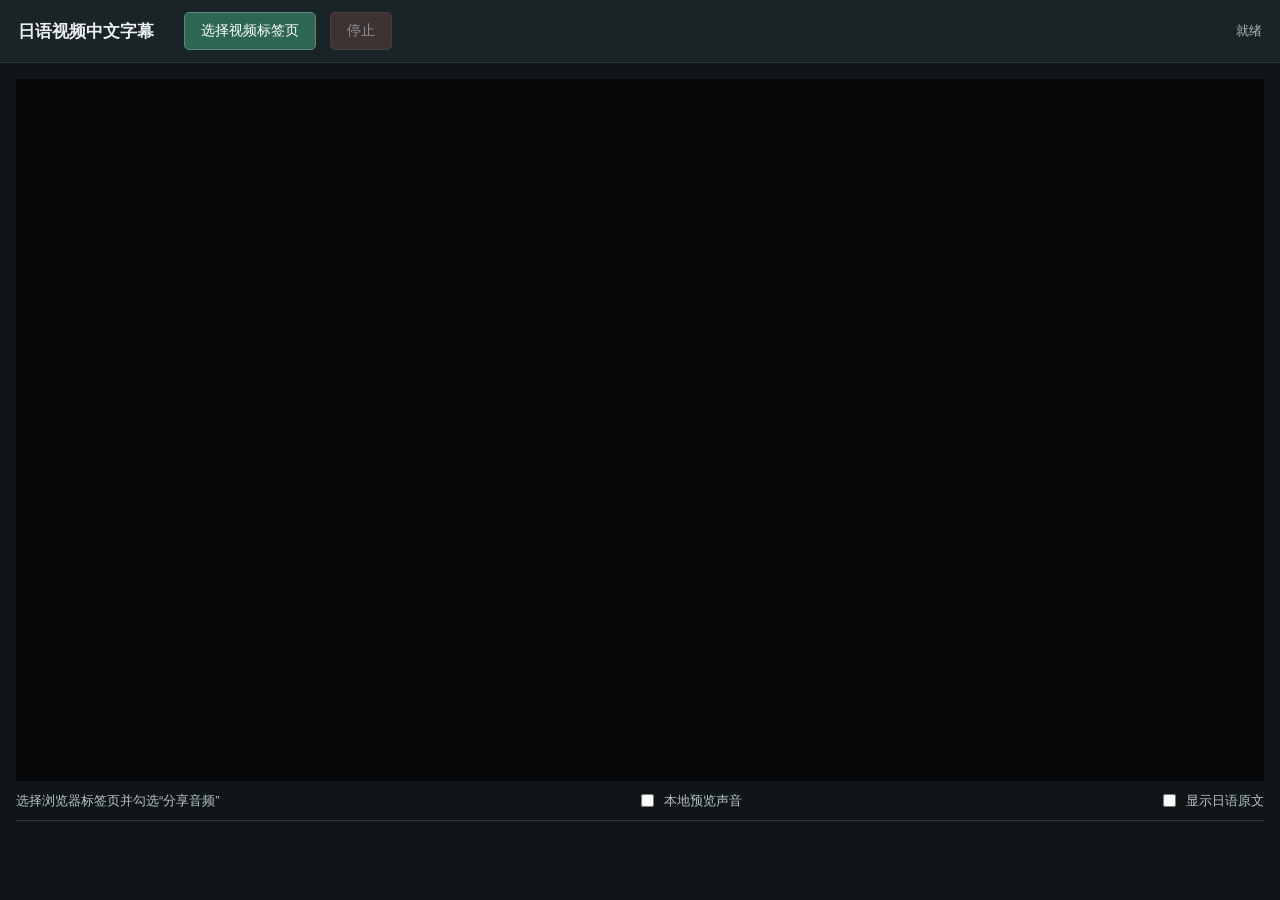
<file: index.html>
<!doctype html>
<html lang="zh-CN">
<head>
  <meta charset="UTF-8">
  <meta name="viewport" content="width=device-width, initial-scale=1.0">
  <title>日语视频中文字幕</title>
  <link rel="icon" href="data:,">
  <style>
    :root { font-family: "Microsoft YaHei", sans-serif; color: #ebeff2; background: #101517; }
    * { box-sizing: border-box; }
    body { margin: 0; min-height: 100vh; }
    header { display: flex; align-items: center; gap: 14px; padding: 12px 18px; border-bottom: 1px solid #2c3538; background: #1a2326; }
    h1 { font-size: 17px; margin: 0 16px 0 0; font-weight: 600; }
    button { border: 1px solid #638777; background: #2d6652; color: #fff; border-radius: 5px; padding: 9px 16px; font-size: 14px; cursor: pointer; }
    button:hover { background: #367b62; }
    button:disabled { opacity: .5; cursor: default; }
    #stop { border-color: #775a59; background: #624341; }
    #status { color: #aab7b9; font-size: 13px; margin-left: auto; }
    main { max-width: 1400px; margin: 0 auto; padding: 16px; }
    .stage { position: relative; width: 100%; aspect-ratio: 16 / 9; background: #050708; overflow: hidden; }
    video { display: block; width: 100%; height: 100%; object-fit: contain; }
    .caption { position: absolute; left: 3%; right: 3%; bottom: 6%; text-align: center; pointer-events: none; }
    #zh { display: inline; font-size: clamp(22px, 2.2vw, 36px); line-height: 1.55; font-weight: 700; color: white; text-shadow: -2px -2px 2px #000, 2px -2px 2px #000, -2px 2px 2px #000, 2px 2px 2px #000, 0 3px 8px #000; overflow-wrap: anywhere; }
    #ja { margin-top: 4px; font-size: 15px; line-height: 1.4; color: #e2e8e8; text-shadow: 0 2px 4px #000, 0 0 3px #000; }
    .toolbar { display: flex; align-items: center; justify-content: space-between; gap: 16px; padding: 10px 0; color: #b7c4c5; font-size: 13px; }
    .toolbar label { display: flex; align-items: center; gap: 7px; }
    #history { margin: 0; padding: 0; list-style: none; border-top: 1px solid #2c3538; }
    #history li { display: grid; grid-template-columns: 75px 1fr; gap: 12px; padding: 9px 4px; border-bottom: 1px solid #263033; font-size: 14px; }
    .time { color: #7ca895; }
    .source { display: block; color: #8fa1a3; font-size: 12px; margin-top: 3px; }
    .timing { display: block; color: #748789; font-size: 11px; margin-top: 2px; }
    @media (max-width: 650px) { header { flex-wrap: wrap; } h1 { width: 100%; } #status { margin-left: 0; } main { padding: 8px; } .stage { aspect-ratio: 4 / 3; } .caption { bottom: 3%; } #zh { font-size: 20px; } .toolbar { flex-wrap: wrap; justify-content: flex-start; row-gap: 8px; } #detail { flex-basis: 100%; } }
  </style>
</head>
<body>
  <header>
    <h1>日语视频中文字幕</h1>
    <button id="start">选择视频标签页</button>
    <button id="stop" disabled>停止</button>
    <span id="status" role="status">就绪</span>
  </header>
  <main>
    <div class="stage">
      <video id="video" autoplay playsinline></video>
      <div class="caption"><div id="zh"></div><div id="ja" hidden></div></div>
    </div>
    <div class="toolbar"><span id="detail">选择浏览器标签页并勾选“分享音频”</span><label><input id="preview-audio" type="checkbox">本地预览声音</label><label><input id="show-ja" type="checkbox">显示日语原文</label></div>
    <ol id="history"></ol>
  </main>
  <script type="module">
    const startButton = document.querySelector('#start');
    const stopButton = document.querySelector('#stop');
    const status = document.querySelector('#status');
    const detail = document.querySelector('#detail');
    const video = document.querySelector('#video');
    const zh = document.querySelector('#zh');
    const ja = document.querySelector('#ja');
    const history = document.querySelector('#history');
    const showJa = document.querySelector('#show-ja');
    const previewAudio = document.querySelector('#preview-audio');
    let stream, context, source, worklet, sink, socket, clockStart, activeTimer;

    const setStatus = (message) => { status.textContent = message; };
    const formatTime = (seconds) => `${String(Math.floor(seconds / 60)).padStart(2, '0')}:${String(Math.floor(seconds % 60)).padStart(2, '0')}`;

    function stop() {
      if (activeTimer) clearTimeout(activeTimer);
      activeTimer = null;
      if (worklet) { worklet.port.onmessage = null; worklet.disconnect(); }
      if (source) source.disconnect();
      if (sink) sink.disconnect();
      if (context) context.close();
      if (socket) socket.close();
      if (stream) stream.getTracks().forEach(track => track.stop());
      video.srcObject = null;
      stream = context = source = worklet = sink = socket = null;
      startButton.disabled = false;
      stopButton.disabled = true;
      zh.textContent = '';
      ja.textContent = '';
      setStatus('已停止');
    }

    async function start() {
      startButton.disabled = true;
      setStatus('选择正在播放日语视频的标签页');
      try {
        stream = await navigator.mediaDevices.getDisplayMedia({ video: true, audio: true });
        if (!stream.getAudioTracks().length) throw new Error('没有音频轨道。请重新选择标签页并勾选“分享音频”。');
        video.srcObject = stream;
        video.muted = !previewAudio.checked;
        await video.play();
        socket = new WebSocket(`ws://${location.host}/ws`);
        await new Promise((resolve, reject) => {
          socket.onopen = resolve;
          socket.onerror = () => reject(new Error('本地字幕服务连接失败'));
        });
        socket.onmessage = event => {
          const message = JSON.parse(event.data);
          if (message.type === 'ready') { setStatus('识别中'); detail.textContent = `按语音停顿分段，连续语音最长 ${message.max_chunk_seconds} 秒`; }
          if (message.type === 'error') setStatus(`处理失败：${message.message}`);
          if (message.type !== 'subtitle') return;
          const age = (performance.now() - clockStart) / 1000 - message.end;
          if (age > 12) return;
          zh.textContent = message.zh;
          ja.textContent = message.ja;
          const row = document.createElement('li');
          const time = document.createElement('span');
          const text = document.createElement('span');
          const original = document.createElement('span');
          const timing = document.createElement('span');
          time.className = 'time'; original.className = 'source';
          timing.className = 'timing';
          time.textContent = formatTime(message.start);
          text.textContent = message.zh;
          original.textContent = message.ja;
          timing.textContent = `识别 ${(message.asr_ms / 1000).toFixed(2)} 秒 · 翻译 ${(message.mt_ms / 1000).toFixed(2)} 秒`;
          text.append(original, timing); row.append(time, text); history.prepend(row);
          while (history.children.length > 30) history.lastChild.remove();
          setStatus('正在生成中文字幕');
          if (activeTimer) clearTimeout(activeTimer);
          activeTimer = setTimeout(() => { zh.textContent = ''; ja.textContent = ''; }, 6500);
        };
        socket.onclose = () => { if (stream) stop(); };
        context = new AudioContext({ sampleRate: 16000 });
        await context.audioWorklet.addModule('/worklet.js');
        source = context.createMediaStreamSource(stream);
        worklet = new AudioWorkletNode(context, 'audio-processor');
        sink = context.createGain(); sink.gain.value = 0;
        source.connect(worklet); worklet.connect(sink); sink.connect(context.destination);
        clockStart = performance.now();
        worklet.port.onmessage = event => {
          if (socket?.readyState === WebSocket.OPEN && socket.bufferedAmount < 160000) socket.send(event.data);
        };
        stream.getVideoTracks()[0].onended = stop;
        stopButton.disabled = false;
      } catch (error) {
        stop();
        setStatus(error.message || '捕获失败');
      }
    }

    startButton.addEventListener('click', start);
    stopButton.addEventListener('click', stop);
    showJa.addEventListener('change', () => { ja.hidden = !showJa.checked; });
    previewAudio.addEventListener('change', () => { video.muted = !previewAudio.checked; });
  </script>
</body>
</html>
</file>
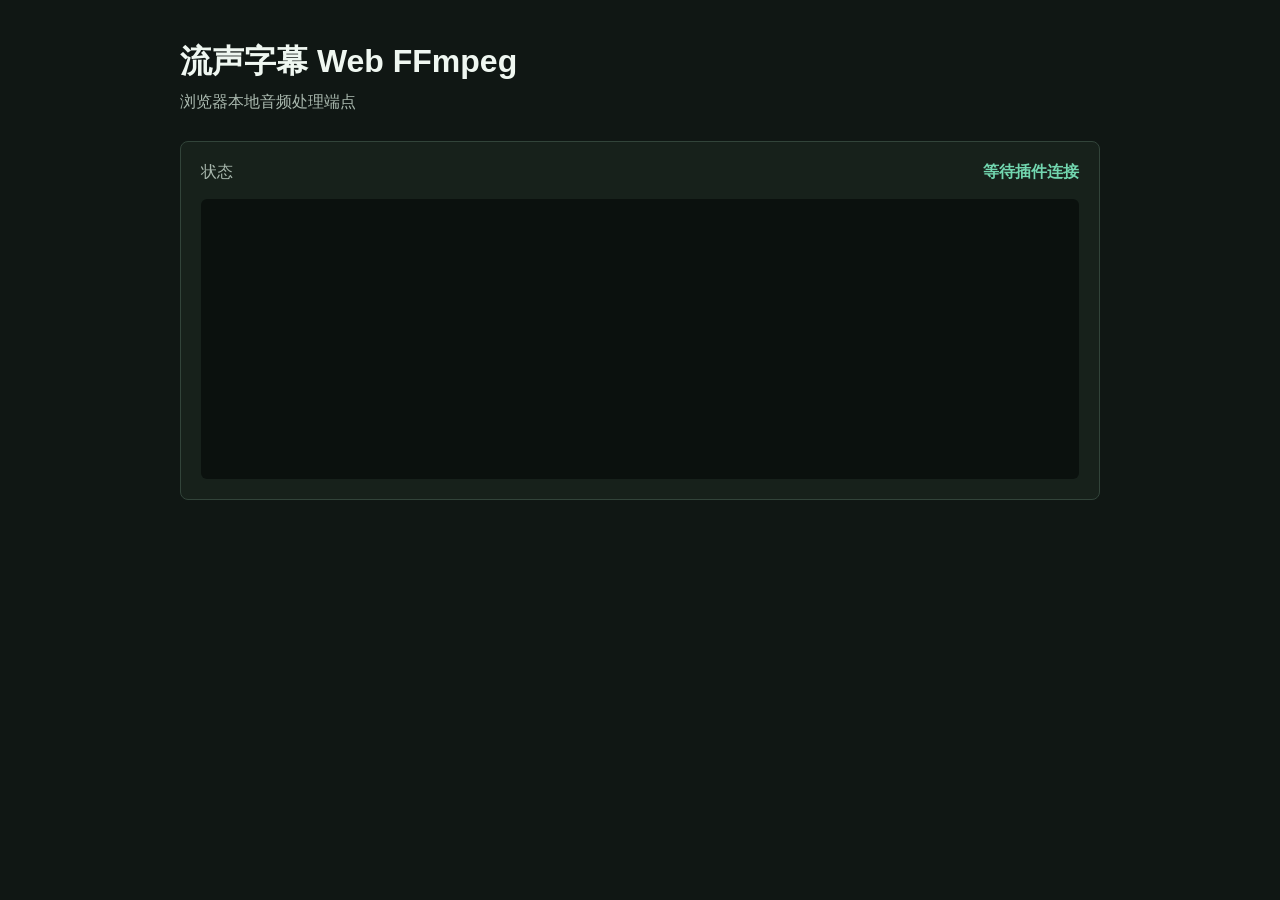
<file: seek-extension/web-ffmpeg/index.html>
<!doctype html>
<html lang="zh-CN">
  <head>
    <meta charset="utf-8">
    <meta name="viewport" content="width=device-width, initial-scale=1">
    <title>流声字幕 Web FFmpeg</title>
    <link rel="stylesheet" href="styles.css">
  </head>
  <body>
    <main class="shell">
      <header>
        <h1>流声字幕 Web FFmpeg</h1>
        <p>浏览器本地音频处理端点</p>
      </header>
      <section class="panel">
        <div class="status-row">
          <span>状态</span>
          <strong id="status">等待插件连接</strong>
        </div>
        <pre id="log" aria-label="运行日志"></pre>
      </section>
    </main>
    <script type="module" src="src/app.js?v=20260520-local-core"></script>
  </body>
</html>
</file>
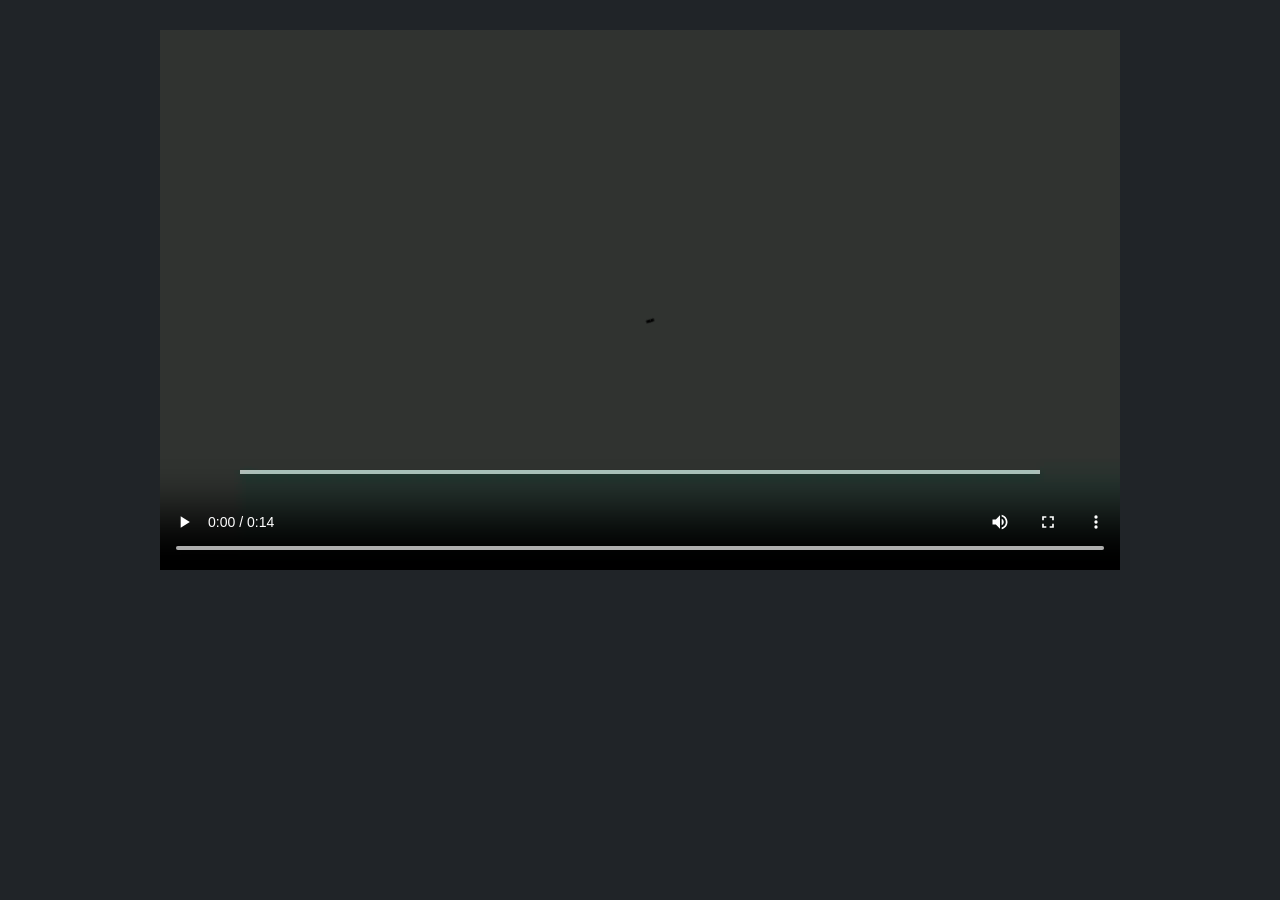
<file: tests/seek-fixture.html>
<!doctype html>
<html lang="ja">
<meta charset="utf-8">
<title>日语视频字幕验证</title>
<style>
  body { margin: 0; background: #202428; color: white; font-family: sans-serif; }
  video { display: block; width: min(90vw, 960px); height: 540px; margin: 30px auto; background: #32393d; }
</style>
<video controls preload="metadata" src="seek-sample.webm"></video>
</html>
</file>
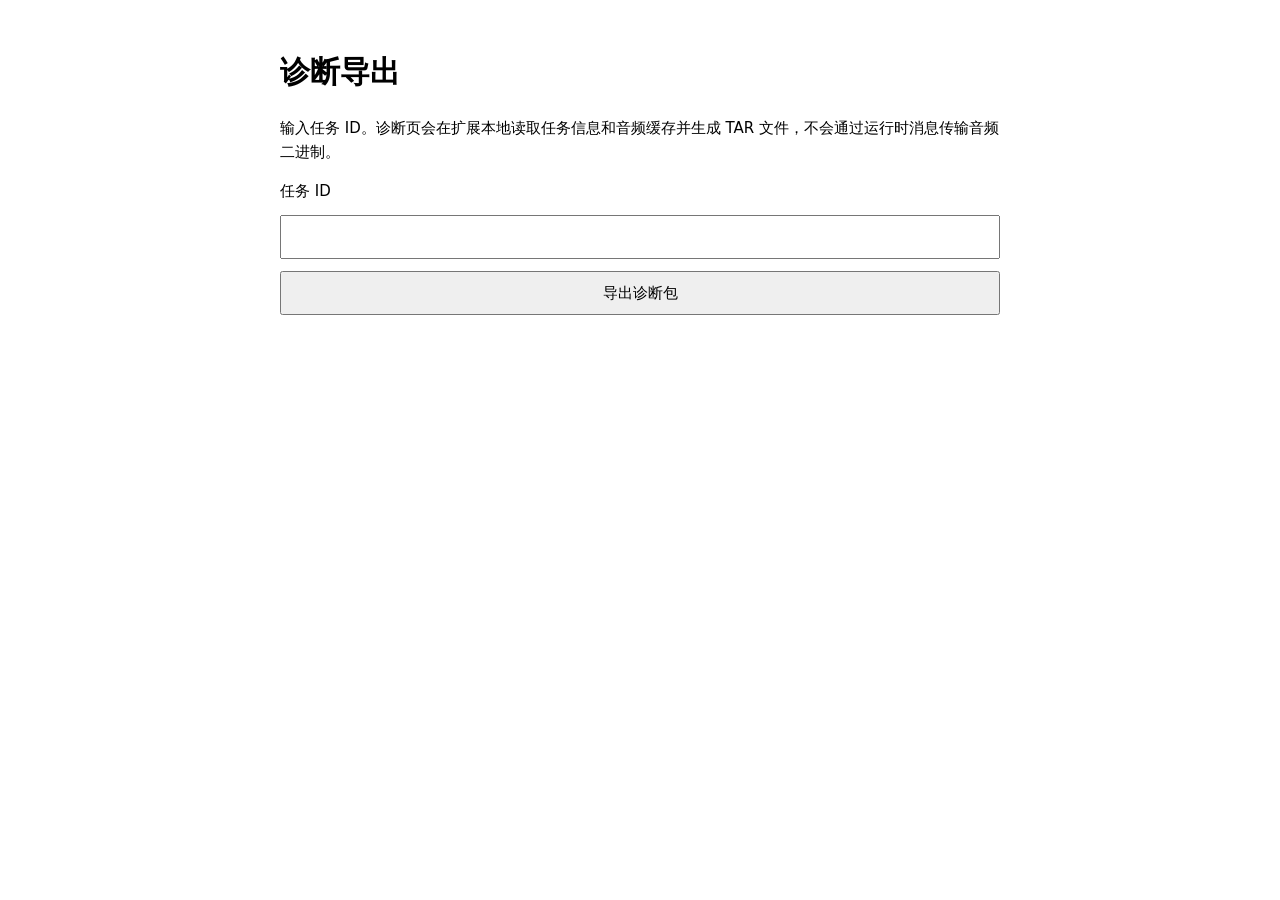
<file: seek-extension/src/diagnostics/diagnostics.html>
<!doctype html>
<html lang="zh-CN">
  <head>
    <meta charset="utf-8">
    <meta name="viewport" content="width=device-width, initial-scale=1">
    <title>流声字幕诊断导出</title>
    <style>
      :root { color-scheme: light dark; font: 15px/1.6 system-ui, sans-serif; }
      body { max-width: 720px; margin: 48px auto; padding: 0 24px; }
      form { display: grid; gap: 12px; }
      input, button { box-sizing: border-box; min-height: 42px; padding: 8px 12px; font: inherit; }
      button { cursor: pointer; }
      #status { min-height: 1.6em; white-space: pre-wrap; }
    </style>
  </head>
  <body>
    <h1>诊断导出</h1>
    <p>输入任务 ID。诊断页会在扩展本地读取任务信息和音频缓存并生成 TAR 文件，不会通过运行时消息传输音频二进制。</p>
    <form id="exportForm">
      <label for="jobId">任务 ID</label>
      <input id="jobId" name="jobId" autocomplete="off" required>
      <button type="submit">导出诊断包</button>
    </form>
    <p id="status" role="status"></p>
    <script src="diagnostics.js"></script>
  </body>
</html>
</file>
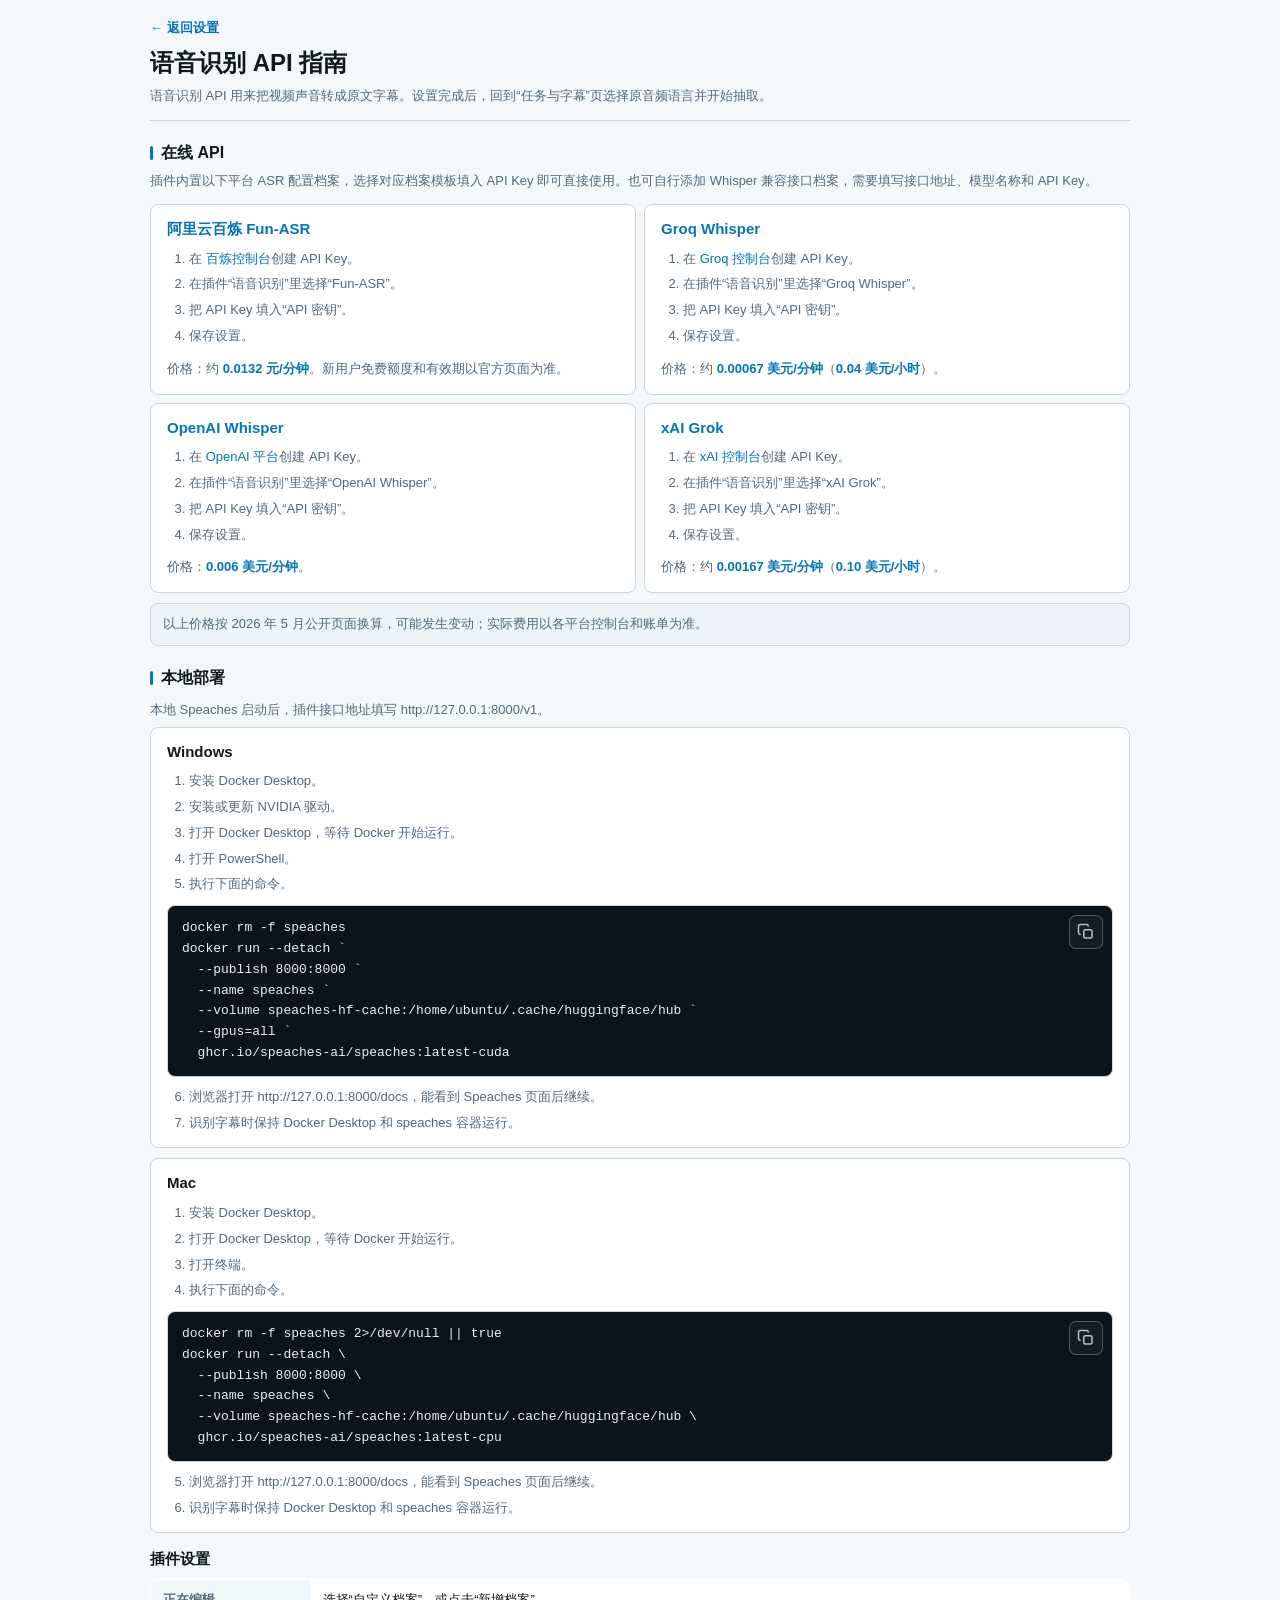
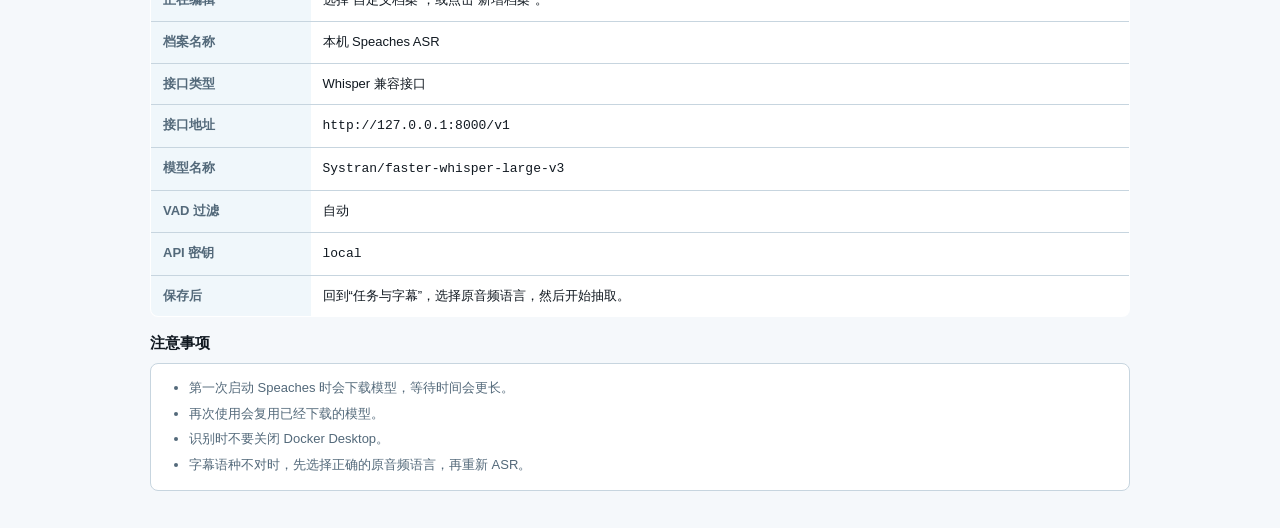
<file: seek-extension/src/help/asr-api.html>
<!doctype html>
<html lang="zh-CN">
  <head>
    <meta charset="utf-8">
    <meta name="viewport" content="width=device-width, initial-scale=1">
    <title>语音识别 API 指南 - 流声字幕</title>
    <link rel="stylesheet" href="help.css">
    <script src="help.js" defer></script>
  </head>
  <body data-title-key="asrDocumentTitle">
    <main class="help-page">
      <header class="help-header">
        <a class="back-link" href="../sidepanel/sidepanel.html#settings" data-i18n="backSettings">← 返回设置</a>
        <h1 data-i18n="asrTitle">语音识别 API 指南</h1>
        <p class="lead" data-i18n="asrLead">语音识别 API 用来把视频声音转成原文字幕。设置完成后，回到“任务与字幕”页选择原音频语言并开始抽取。</p>
      </header>

      <section aria-labelledby="online-api">
        <h2 id="online-api" data-i18n="onlineApi">在线 API</h2>
        <p class="section-intro" data-i18n="asrOnlineIntro">插件内置以下平台 ASR 配置档案，选择对应档案模板填入 API Key 即可直接使用。也可自行添加 Whisper 兼容接口档案，需要填写接口地址、模型名称和 API Key。</p>
        <div class="api-grid">
          <article class="card">
            <h3><a href="https://bailian.console.aliyun.com/?tab=model#/api-key" target="_blank" rel="noreferrer" data-i18n="bailianFunAsr">阿里云百炼 Fun-ASR</a></h3>
            <ol>
              <li>在 <a href="https://bailian.console.aliyun.com/?tab=model#/api-key" target="_blank" rel="noreferrer" data-i18n="bailianConsole">百炼控制台</a><span data-i18n="createApiKeySuffix">创建 API Key。</span></li>
              <li data-i18n="chooseFunAsrStep">在插件“语音识别”里选择“Fun-ASR”。</li>
              <li data-i18n="fillAsrKeyStep">把 API Key 填入“API 密钥”。</li>
              <li data-i18n="saveSettingsStep">保存设置。</li>
            </ol>
            <p class="price">价格：约 <strong data-i18n="funAsrPriceValue">0.0132 元/分钟</strong>。<span data-i18n="funAsrPriceNote">新用户免费额度和有效期以官方页面为准。</span></p>
          </article>

          <article class="card">
            <h3><a href="https://console.groq.com/keys" target="_blank" rel="noreferrer">Groq Whisper</a></h3>
            <ol>
              <li>在 <a href="https://console.groq.com/keys" target="_blank" rel="noreferrer" data-i18n="groqConsole">Groq 控制台</a><span data-i18n="createApiKeySuffix">创建 API Key。</span></li>
              <li data-i18n="chooseGroqStep">在插件“语音识别”里选择“Groq Whisper”。</li>
              <li data-i18n="fillAsrKeyStep">把 API Key 填入“API 密钥”。</li>
              <li data-i18n="saveSettingsStep">保存设置。</li>
            </ol>
            <p class="price">价格：约 <strong data-i18n="groqPriceValue">0.00067 美元/分钟</strong>（<strong data-i18n="groqPriceHourly">0.04 美元/小时</strong>）。</p>
          </article>

          <article class="card">
            <h3><a href="https://platform.openai.com/api-keys" target="_blank" rel="noreferrer">OpenAI Whisper</a></h3>
            <ol>
              <li>在 <a href="https://platform.openai.com/api-keys" target="_blank" rel="noreferrer" data-i18n="openaiPlatform">OpenAI 平台</a><span data-i18n="createApiKeySuffix">创建 API Key。</span></li>
              <li data-i18n="chooseOpenAiStep">在插件“语音识别”里选择“OpenAI Whisper”。</li>
              <li data-i18n="fillAsrKeyStep">把 API Key 填入“API 密钥”。</li>
              <li data-i18n="saveSettingsStep">保存设置。</li>
            </ol>
            <p class="price">价格：<strong data-i18n="openaiPriceValue">0.006 美元/分钟</strong>。</p>
          </article>

          <article class="card">
            <h3><a href="https://console.x.ai/" target="_blank" rel="noreferrer">xAI Grok</a></h3>
            <ol>
              <li>在 <a href="https://console.x.ai/" target="_blank" rel="noreferrer" data-i18n="xaiConsole">xAI 控制台</a><span data-i18n="createApiKeySuffix">创建 API Key。</span></li>
              <li data-i18n="chooseXaiStep">在插件“语音识别”里选择“xAI Grok”。</li>
              <li data-i18n="fillAsrKeyStep">把 API Key 填入“API 密钥”。</li>
              <li data-i18n="saveSettingsStep">保存设置。</li>
            </ol>
            <p class="price">价格：约 <strong data-i18n="xaiPriceValue">0.00167 美元/分钟</strong>（<strong data-i18n="xaiPriceHourly">0.10 美元/小时</strong>）。</p>
          </article>
        </div>
        <p class="notice" data-i18n="priceNotice">以上价格按 2026 年 5 月公开页面换算，可能发生变动；实际费用以各平台控制台和账单为准。</p>
      </section>

      <section aria-labelledby="local-deploy">
        <h2 id="local-deploy" data-i18n="localDeploy">本地部署</h2>
        <p class="lead"><span data-i18n="asrLocalLead">本地 Speaches 启动后，插件接口地址填写 http://127.0.0.1:8000/v1。</span></p>

        <div class="steps">
          <article class="card">
            <h3 data-i18n="windows">Windows</h3>
            <ol>
              <li data-i18n="installDocker">安装 Docker Desktop。</li>
              <li data-i18n="installNvidiaDriver">安装或更新 NVIDIA 驱动。</li>
              <li data-i18n="waitDocker">打开 Docker Desktop，等待 Docker 开始运行。</li>
              <li data-i18n="openPowershell">打开 PowerShell。</li>
              <li data-i18n="runCommand">执行下面的命令。</li>
            </ol>
            <div class="code-block">
              <button class="copy-button" type="button" data-copy-target="windows-command" data-i18n-aria-label="copyCommand" data-i18n-title="copyCommand" aria-label="复制命令" title="复制命令">
                <svg viewBox="0 0 24 24" aria-hidden="true">
                  <rect x="9" y="9" width="11" height="11" rx="2"></rect>
                  <path d="M5 15H4a2 2 0 0 1-2-2V4a2 2 0 0 1 2-2h9a2 2 0 0 1 2 2v1"></path>
                </svg>
              </button>
              <pre><code id="windows-command">docker rm -f speaches
docker run --detach `
  --publish 8000:8000 `
  --name speaches `
  --volume speaches-hf-cache:/home/ubuntu/.cache/huggingface/hub `
  --gpus=all `
  ghcr.io/speaches-ai/speaches:latest-cuda</code></pre>
            </div>
            <ol start="6">
              <li data-i18n="openSpeachesDocs">浏览器打开 http://127.0.0.1:8000/docs，能看到 Speaches 页面后继续。</li>
              <li data-i18n="keepSpeachesRunning">识别字幕时保持 Docker Desktop 和 speaches 容器运行。</li>
            </ol>
          </article>

          <article class="card">
            <h3 data-i18n="mac">Mac</h3>
            <ol>
              <li data-i18n="installDocker">安装 Docker Desktop。</li>
              <li data-i18n="waitDocker">打开 Docker Desktop，等待 Docker 开始运行。</li>
              <li data-i18n="openTerminal">打开终端。</li>
              <li data-i18n="runCommand">执行下面的命令。</li>
            </ol>
            <div class="code-block">
              <button class="copy-button" type="button" data-copy-target="mac-command" data-i18n-aria-label="copyCommand" data-i18n-title="copyCommand" aria-label="复制命令" title="复制命令">
                <svg viewBox="0 0 24 24" aria-hidden="true">
                  <rect x="9" y="9" width="11" height="11" rx="2"></rect>
                  <path d="M5 15H4a2 2 0 0 1-2-2V4a2 2 0 0 1 2-2h9a2 2 0 0 1 2 2v1"></path>
                </svg>
              </button>
              <pre><code id="mac-command">docker rm -f speaches 2&gt;/dev/null || true
docker run --detach \
  --publish 8000:8000 \
  --name speaches \
  --volume speaches-hf-cache:/home/ubuntu/.cache/huggingface/hub \
  ghcr.io/speaches-ai/speaches:latest-cpu</code></pre>
            </div>
            <ol start="5">
              <li data-i18n="openSpeachesDocs">浏览器打开 http://127.0.0.1:8000/docs，能看到 Speaches 页面后继续。</li>
              <li data-i18n="keepSpeachesRunning">识别字幕时保持 Docker Desktop 和 speaches 容器运行。</li>
            </ol>
          </article>
        </div>

        <div class="subsection" aria-labelledby="plugin-fields">
          <h3 id="plugin-fields" data-i18n="pluginSettings">插件设置</h3>
          <table>
            <tbody>
              <tr>
                <th data-i18n="editing">正在编辑</th>
                <td data-i18n="asrEditingValue">选择“自定义档案”，或点击“新增档案”。</td>
              </tr>
              <tr>
                <th data-i18n="profileName">档案名称</th>
                <td data-i18n="localSpeachesAsr">本机 Speaches ASR</td>
              </tr>
              <tr>
                <th data-i18n="apiType">接口类型</th>
                <td data-i18n="whisperCompatible">Whisper 兼容接口</td>
              </tr>
              <tr>
                <th data-i18n="apiBaseUrl">接口地址</th>
                <td><code>http://127.0.0.1:8000/v1</code></td>
              </tr>
              <tr>
                <th data-i18n="modelName">模型名称</th>
                <td><code>Systran/faster-whisper-large-v3</code></td>
              </tr>
              <tr>
                <th data-i18n="vadFilter">VAD 过滤</th>
                <td data-i18n="auto">自动</td>
              </tr>
              <tr>
                <th data-i18n="apiKey">API 密钥</th>
                <td><code>local</code></td>
              </tr>
              <tr>
                <th data-i18n="afterSave">保存后</th>
                <td data-i18n="asrAfterSaveValue">回到“任务与字幕”，选择原音频语言，然后开始抽取。</td>
              </tr>
            </tbody>
          </table>
        </div>

        <div class="subsection" aria-labelledby="notes">
          <h3 id="notes" data-i18n="notes">注意事项</h3>
          <div class="card">
            <ul class="compact">
              <li data-i18n="speachesFirstDownload">第一次启动 Speaches 时会下载模型，等待时间会更长。</li>
              <li data-i18n="speachesReuseModel">再次使用会复用已经下载的模型。</li>
              <li data-i18n="doNotCloseDocker">识别时不要关闭 Docker Desktop。</li>
              <li data-i18n="wrongSubtitleLanguage">字幕语种不对时，先选择正确的原音频语言，再重新 ASR。</li>
            </ul>
          </div>
        </div>
      </section>
    </main>
  </body>
</html>
</file>
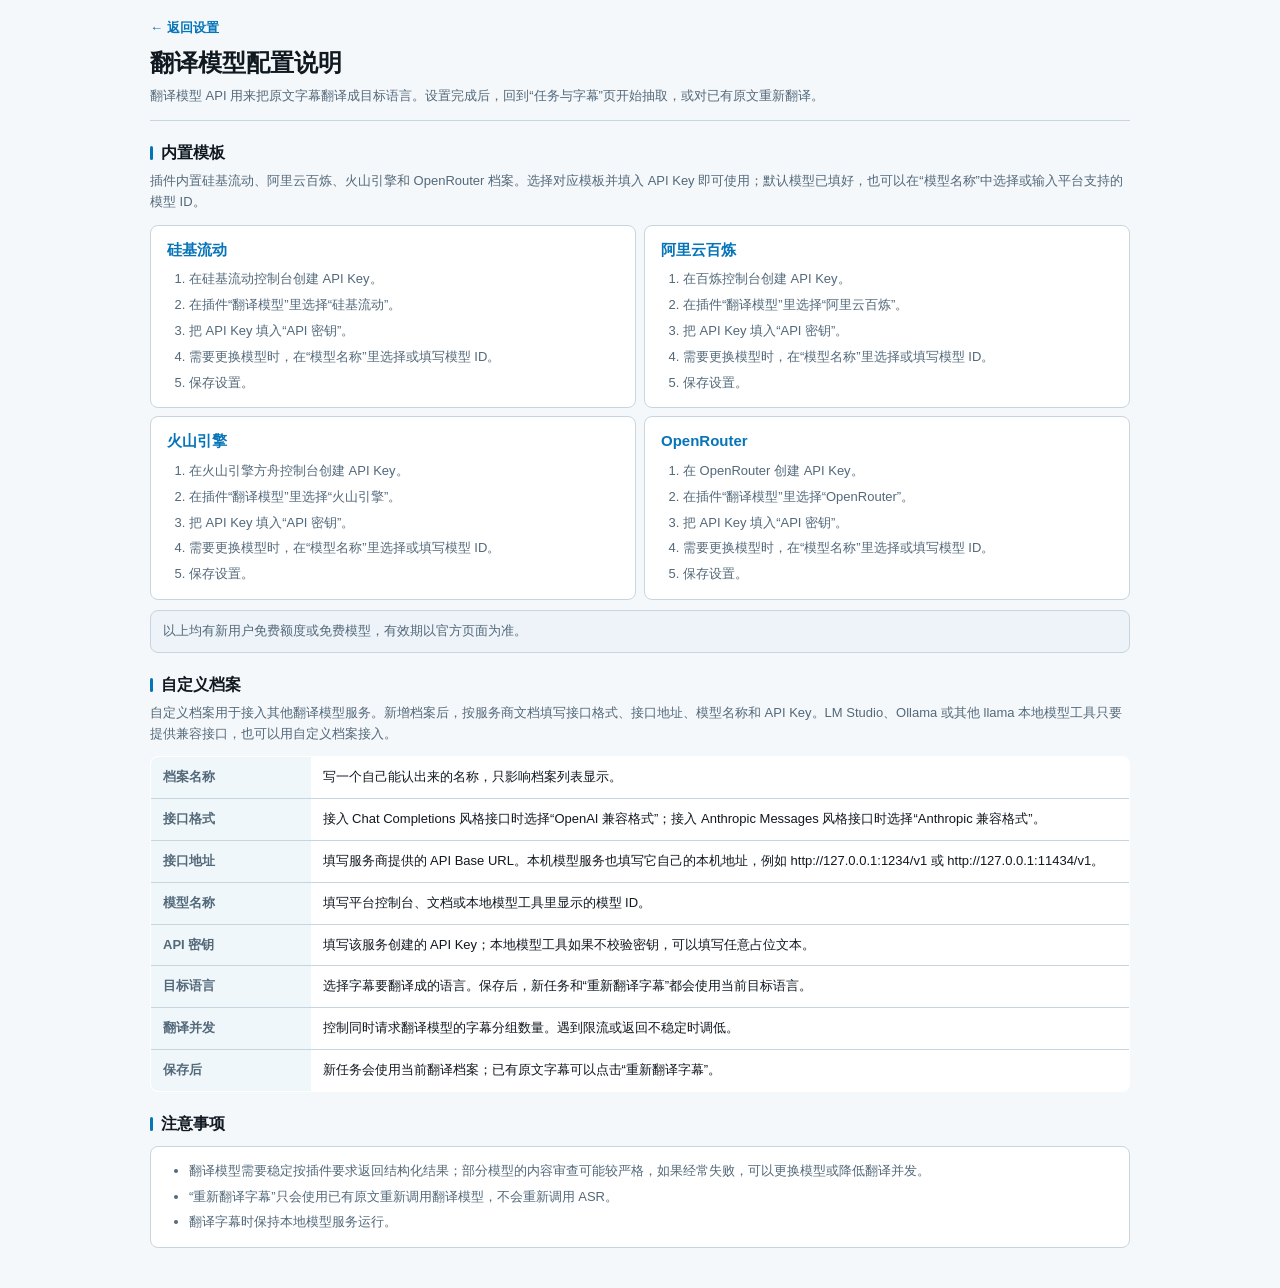
<file: seek-extension/src/help/llm-api.html>
<!doctype html>
<html lang="zh-CN">
  <head>
    <meta charset="utf-8">
    <meta name="viewport" content="width=device-width, initial-scale=1">
    <title>翻译模型配置说明 - 流声字幕</title>
    <link rel="stylesheet" href="help.css">
    <script src="help.js" defer></script>
  </head>
  <body data-title-key="llmDocumentTitle">
    <main class="help-page">
      <header class="help-header">
        <a class="back-link" href="../sidepanel/sidepanel.html#settings" data-i18n="backSettings">返回设置</a>
        <h1 data-i18n="llmTitle">翻译模型配置说明</h1>
        <p class="lead" data-i18n="llmLead">翻译模型 API 用来把原文字幕翻译成目标语言。设置完成后，回到“任务与字幕”页开始抽取，或对已有原文重新翻译。</p>
      </header>

      <section aria-labelledby="llm-templates">
        <h2 id="llm-templates" data-i18n="llmTemplatesTitle">内置模板</h2>
        <p class="section-intro" data-i18n="llmTemplateIntro">插件内置硅基流动、阿里云百炼、火山引擎和 OpenRouter 档案。选择对应模板并填入 API Key 即可使用；默认模型已填好，也可以在“模型名称”中选择或输入平台支持的模型 ID。</p>
        <div class="api-grid">
          <article class="card">
            <h3><a href="https://cloud.siliconflow.cn/i/My0p5Jgs" target="_blank" rel="noreferrer" data-i18n="siliconflow">硅基流动</a></h3>
            <ol>
              <li><span data-i18n="siliconflowKeyStep">在硅基流动控制台创建 API Key。</span></li>
              <li data-i18n="chooseSiliconflowStep">在插件“翻译模型”里选择“硅基流动”。</li>
              <li data-i18n="fillLlmKeyStep">把 API Key 填入“API 密钥”。</li>
              <li data-i18n="chooseLlmModelStep">需要更换模型时，在“模型名称”里选择或填写模型 ID。</li>
              <li data-i18n="saveSettingsStep">保存设置。</li>
            </ol>
          </article>

          <article class="card">
            <h3><a href="https://bailian.console.aliyun.com/?tab=model#/model-market" target="_blank" rel="noreferrer" data-i18n="bailian">阿里云百炼</a></h3>
            <ol>
              <li><span data-i18n="bailianLlmKeyStep">在百炼控制台创建 API Key。</span></li>
              <li data-i18n="chooseBailianLlmStep">在插件“翻译模型”里选择“阿里云百炼”。</li>
              <li data-i18n="fillLlmKeyStep">把 API Key 填入“API 密钥”。</li>
              <li data-i18n="chooseLlmModelStep">需要更换模型时，在“模型名称”里选择或填写模型 ID。</li>
              <li data-i18n="saveSettingsStep">保存设置。</li>
            </ol>
          </article>

          <article class="card">
            <h3><a href="https://console.volcengine.com/ark/region:ark+cn-beijing/model" target="_blank" rel="noreferrer" data-i18n="volcengine">火山引擎</a></h3>
            <ol>
              <li><span data-i18n="volcengineKeyStep">在火山引擎方舟控制台创建 API Key。</span></li>
              <li data-i18n="chooseVolcengineStep">在插件“翻译模型”里选择“火山引擎”。</li>
              <li data-i18n="fillLlmKeyStep">把 API Key 填入“API 密钥”。</li>
              <li data-i18n="chooseLlmModelStep">需要更换模型时，在“模型名称”里选择或填写模型 ID。</li>
              <li data-i18n="saveSettingsStep">保存设置。</li>
            </ol>
          </article>

          <article class="card">
            <h3><a href="https://openrouter.ai/models" target="_blank" rel="noreferrer">OpenRouter</a></h3>
            <ol>
              <li><span data-i18n="openrouterKeyStep">在 OpenRouter 创建 API Key。</span></li>
              <li data-i18n="chooseOpenrouterStep">在插件“翻译模型”里选择“OpenRouter”。</li>
              <li data-i18n="fillLlmKeyStep">把 API Key 填入“API 密钥”。</li>
              <li data-i18n="chooseLlmModelStep">需要更换模型时，在“模型名称”里选择或填写模型 ID。</li>
              <li data-i18n="saveSettingsStep">保存设置。</li>
            </ol>
          </article>
        </div>
        <p class="notice" data-i18n="llmTemplateFreeNote">以上均有新用户免费额度或免费模型，有效期以官方页面为准。</p>
      </section>

      <section aria-labelledby="llm-fields">
        <h2 id="llm-fields" data-i18n="customLlmTitle">自定义档案</h2>
        <p class="section-intro" data-i18n="llmCustomIntro">自定义档案用于接入其他翻译模型服务。新增档案后，按服务商文档填写接口格式、接口地址、模型名称和 API Key。LM Studio、Ollama 或其他 llama 本地模型工具只要提供兼容接口，也可以用自定义档案接入。</p>
        <table>
          <tbody>
            <tr>
              <th data-i18n="profileName">档案名称</th>
              <td data-i18n="llmProfileNameValue">写一个自己能认出来的名称，只影响档案列表显示。</td>
            </tr>
            <tr>
              <th data-i18n="llmFormatField">接口格式</th>
              <td data-i18n="llmFormatValue">接入 Chat Completions 风格接口时选择“OpenAI 兼容格式”；接入 Anthropic Messages 风格接口时选择“Anthropic 兼容格式”。</td>
            </tr>
            <tr>
              <th data-i18n="llmBaseUrlField">接口地址</th>
              <td data-i18n="llmBaseUrlValue">填写服务商提供的 API Base URL。本机模型服务也填写它自己的本机地址，例如 http://127.0.0.1:1234/v1 或 http://127.0.0.1:11434/v1。</td>
            </tr>
            <tr>
              <th data-i18n="llmModelField">模型名称</th>
              <td data-i18n="modelValue">填写平台控制台、文档或本地模型工具里显示的模型 ID。</td>
            </tr>
            <tr>
              <th data-i18n="llmApiKeyField">API 密钥</th>
              <td data-i18n="apiKeyValue">填写该服务创建的 API Key；本地模型工具如果不校验密钥，可以填写任意占位文本。</td>
            </tr>
            <tr>
              <th data-i18n="targetLanguage">目标语言</th>
              <td data-i18n="llmTargetLanguageValue">选择字幕要翻译成的语言。保存后，新任务和“重新翻译字幕”都会使用当前目标语言。</td>
            </tr>
            <tr>
              <th data-i18n="translationWorkers">翻译并发</th>
              <td data-i18n="llmWorkersValue">控制同时请求翻译模型的字幕分组数量。遇到限流或返回不稳定时调低。</td>
            </tr>
            <tr>
              <th data-i18n="afterSave">保存后</th>
              <td data-i18n="llmAfterSaveValue">新任务会使用当前翻译档案；已有原文字幕可以点击“重新翻译字幕”。</td>
            </tr>
          </tbody>
        </table>
      </section>

      <section aria-labelledby="llm-notes">
        <h2 id="llm-notes" data-i18n="notes">注意事项</h2>
        <div class="card">
          <ul class="compact">
            <li data-i18n="llmJsonNote">翻译模型需要稳定按插件要求返回结构化结果；部分模型的内容审查可能较严格，如果经常失败，可以更换模型或降低翻译并发。</li>
            <li data-i18n="llmRetranslateNote">“重新翻译字幕”只会使用已有原文重新调用翻译模型，不会重新调用 ASR。</li>
            <li data-i18n="llmServerNote">如果使用本机模型服务，翻译字幕时保持该服务运行。</li>
          </ul>
        </div>
      </section>
    </main>
  </body>
</html>
</file>
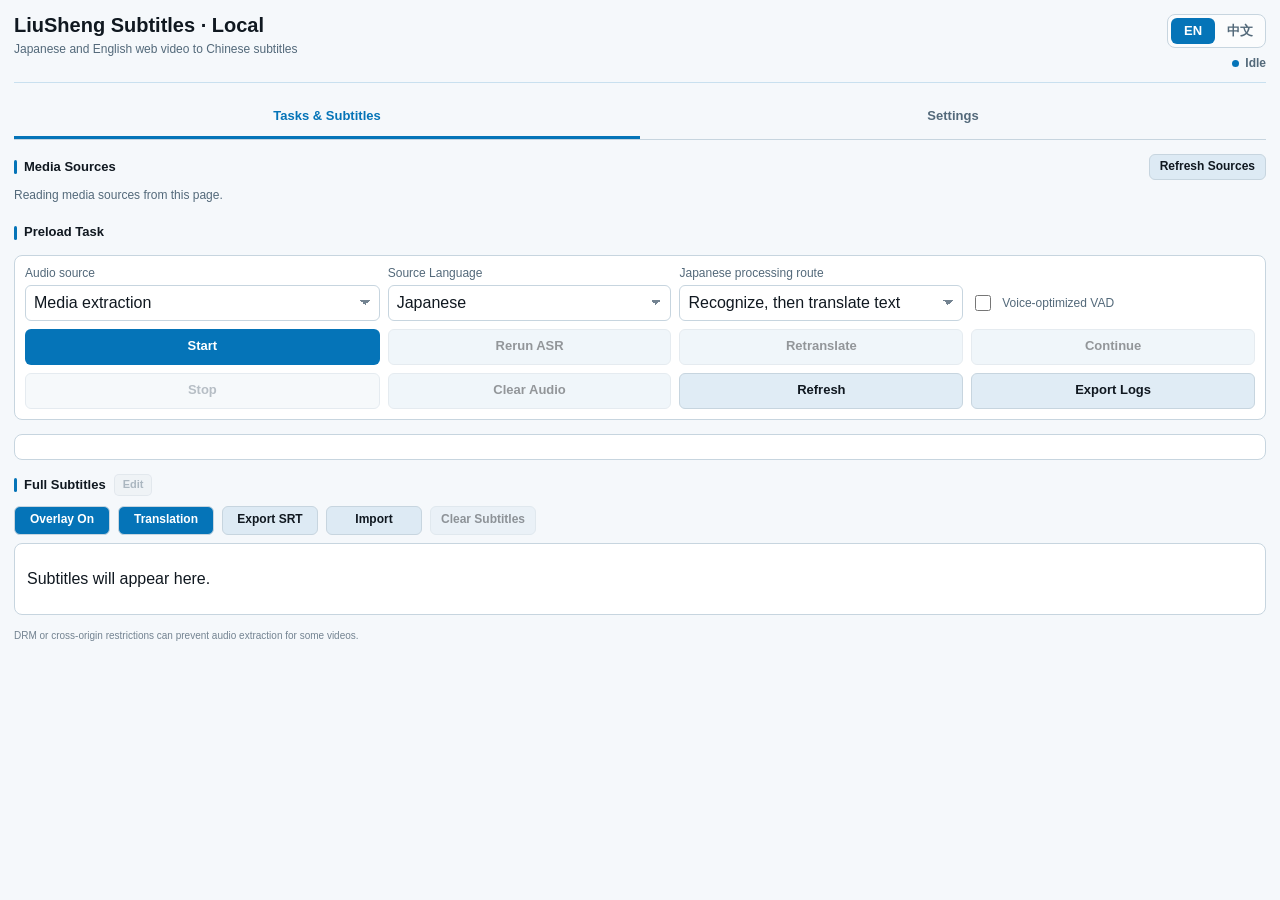
<file: seek-extension/src/sidepanel/sidepanel.html>
<!doctype html>
<html lang="zh-CN">
  <head>
    <meta charset="utf-8">
    <meta name="viewport" content="width=device-width, initial-scale=1">
    <title>流声字幕 · 本机版</title>
    <link rel="stylesheet" href="sidepanel.css">
  </head>
  <body>
    <main class="side-shell">
      <header class="side-header">
        <div class="brand-block">
          <h1 data-i18n="appName">流声字幕 · 本机版</h1>
          <p id="pageTitle" data-i18n="appTagline">日语和英语在线视频中文字幕</p>
        </div>
        <div class="header-tools">
          <div id="localeSwitch" class="locale-switch" role="group" aria-label="Language">
            <button id="localeEnglish" type="button" class="locale-option" data-locale="en">EN</button>
            <button id="localeChinese" type="button" class="locale-option" data-locale="zh">中文</button>
          </div>
          <span id="status" class="status" role="status" aria-live="polite" data-i18n="statusIdle">待机</span>
        </div>
      </header>

      <nav id="tabsNav" class="tabs" aria-label="Tabs" role="tablist">
        <button id="tabTask" class="tab active" type="button" role="tab" aria-selected="true" aria-controls="taskPanel" data-i18n="tabTask">任务与字幕</button>
        <button id="tabSettings" class="tab" type="button" role="tab" aria-selected="false" aria-controls="settingsPanel" data-i18n="tabSettings">设置</button>
      </nav>

      <section id="taskPanel" class="panel active" role="tabpanel" aria-labelledby="tabTask">
        <section class="candidate-section">
          <div class="section-heading compact">
            <h2 data-i18n="mediaSources">媒体源</h2>
            <button id="refreshCandidates" type="button" class="secondary small-button" data-i18n="refreshSources">刷新源</button>
          </div>
          <div id="candidateSummary" class="job-empty" data-i18n="readingSources">正在读取当前页面媒体源。</div>
          <div id="candidateList" class="candidate-list"></div>
        </section>
        <p id="taskMessage" class="message" aria-live="polite" hidden></p>
        <div class="panel-head">
          <h2 data-i18n="taskTitle">预加载任务</h2>
        </div>
        <div class="task-toolbar">
          <div class="panel-actions">
            <label class="task-source-language">
              <span data-i18n="captureMode">音频获取方式</span>
              <select id="captureMode">
                <option value="media" data-i18n="captureMedia">媒体抽取</option>
                <option value="tab" data-i18n="captureTab">标签页捕获</option>
                <option value="system" data-i18n="captureSystem">系统声音捕获</option>
              </select>
            </label>
            <label class="task-source-language">
              <span data-i18n="sourceLanguage">原音频语言</span>
              <select id="sourceLanguage">
                <option value="ja" data-i18n="langJapanese">日语</option>
                <option value="en" data-i18n="langEnglish">英语</option>
              </select>
            </label>
            <label class="task-source-language" id="jaProcessingModeField">
              <span data-i18n="japanesePipeline">日语处理路线</span>
              <select id="jaProcessingMode">
                <option value="asr_mt" data-i18n="recognizeThenTranslate">识别后文本翻译</option>
                <option value="chickenrice_audio_translation" data-i18n="chickenriceAudioTranslation">ChickenRice 语音翻译</option>
              </select>
            </label>
            <label class="enhanced-vad-option" title="仅适用于 ChickenRice 模型">
              <input id="enhancedVad" type="checkbox">
              <span data-i18n="enhancedVad">音声优化 VAD</span>
            </label>
            <button id="startPreload" type="button" data-i18n="start">开始</button>
            <button id="rerunAsr" type="button" class="secondary" data-i18n="rerunAsr">重新 ASR</button>
            <button id="retryTranslation" type="button" class="secondary" data-i18n="retranslate">重翻译字幕</button>
            <button id="retryPreload" type="button" class="secondary" data-i18n="continueTask">继续</button>
            <button id="cancelPreload" type="button" class="danger" data-i18n="stop">停止</button>
            <button id="clearAudioCache" type="button" class="secondary" data-i18n="clearAudio">清音频缓存</button>
            <button id="refresh" type="button" class="secondary" data-i18n="refresh">刷新</button>
            <button id="exportDiagnostics" type="button" class="secondary" data-i18n="exportDiagnostics">导出日志</button>
          </div>
        </div>
        <section id="jobStatus" class="job-panel"></section>
        <section class="subtitle-section">
          <div class="section-heading compact">
            <div class="subtitle-title-row">
              <h2 data-i18n="fullSubtitles">完整字幕</h2>
              <button id="subtitleEditToggle" type="button" class="subtitle-edit-toggle" aria-pressed="false" data-i18n="editSubtitles">编辑</button>
            </div>
            <div class="subtitle-actions">
              <button id="subtitleOverlayToggle" type="button" class="secondary small-button" aria-pressed="true">浮层开</button>
              <button id="subtitleModeToggle" type="button" class="secondary small-button" data-mode="translated" data-active="true" aria-label="译文">译文</button>
              <button id="exportSubtitle" type="button" class="secondary small-button" data-i18n="exportSrt">导出SRT</button>
              <button id="importSubtitle" type="button" class="secondary small-button" data-i18n="importSubtitle">导入</button>
              <button id="clearSubtitleCache" type="button" class="secondary small-button" data-i18n="clearSubtitleCache">清字幕缓存</button>
              <button id="toggleTaskDetails" type="button" class="secondary small-button" hidden data-i18n="taskDetails">展开任务</button>
            </div>
          </div>
          <input id="subtitleImportFile" type="file" accept="application/json,.json,.srt,text/vtt,.vtt,.ass,.ssa" hidden>
          <div id="subtitleNotice" class="subtitle-notice" role="status" aria-live="polite" hidden></div>
          <div id="subtitleList" class="subtitle-list" data-i18n="subtitlePlaceholder">字幕生成后会显示在这里。</div>
        </section>
        <p class="task-boundary-note" data-i18n="taskBoundaryNote">受 DRM 或网站跨域限制影响，部分视频无法抽取音频。</p>
      </section>

      <section id="settingsPanel" class="panel" role="tabpanel" aria-labelledby="tabSettings">
        <div class="settings-section-heading">
          <h2 data-i18n="asrSettings">语音识别</h2>
          <a class="help-link" href="../help/asr-api.html"><span aria-hidden="true">（</span><span data-i18n="configHelpLink">配置说明</span><span aria-hidden="true">）</span></a>
        </div>
        <div class="profile-row">
          <label>
            <span data-i18n="editingProfile">正在编辑</span>
            <select id="asrProfileId"></select>
          </label>
          <div class="profile-actions">
            <button id="addAsrProfile" type="button" class="secondary small-button" data-i18n="addProfile">新增档案</button>
            <button id="deleteAsrProfile" type="button" class="secondary small-button" data-i18n="deleteProfile">删除档案</button>
          </div>
        </div>
        <label>
          <span data-i18n="profileName">档案名称</span>
          <input id="asrProfileName" type="text" spellcheck="false">
        </label>
        <label id="asrProviderTypeField">
          <span data-i18n="apiFormat">接口类型</span>
          <select id="asrProviderType">
            <option value="openai" data-i18n="whisperCompatibleAsr">Whisper 兼容接口</option>
            <option value="dashscope_funasr" data-i18n="funAsrCompatibleAsr">Fun-ASR 接口</option>
          </select>
        </label>
        <label>
          <span data-i18n="apiBaseUrl">接口地址</span>
          <input id="asrBaseUrl" type="url" spellcheck="false">
        </label>
        <label id="asrModelField">
          <span data-i18n="modelName">模型名称</span>
          <input id="asrModel" type="text" spellcheck="false">
        </label>
        <label id="asrVadFilterField">
          <span data-i18n="vadFilter">VAD 过滤</span>
          <select id="asrVadFilter">
            <option value="auto" data-i18n="auto">自动</option>
            <option value="on" data-i18n="forceOn">强制开启（自建）</option>
            <option value="off" data-i18n="off">关闭</option>
          </select>
        </label>
        <label>
          <span class="field-label-row">
            <span data-i18n="apiKey">API 密钥</span>
            <a id="asrApiKeyHelpLink" class="field-help-link" target="_blank" rel="noopener noreferrer" hidden>
              <span aria-hidden="true">（</span><span data-i18n="getApiKeyLink">获取 API 密钥</span><span aria-hidden="true">）</span>
            </a>
          </span>
          <input id="asrApiKey" type="password" spellcheck="false" autocomplete="off">
        </label>
        <p id="asrApiKeyHint" class="settings-hint"></p>

        <div class="settings-section-heading">
          <h2 data-i18n="translationModel">翻译模型</h2>
          <a class="help-link" href="../help/llm-api.html"><span aria-hidden="true">（</span><span data-i18n="configHelpLink">配置说明</span><span aria-hidden="true">）</span></a>
        </div>
        <div class="profile-row">
          <label>
            <span data-i18n="editingProfile">正在编辑</span>
            <select id="llmProfileId"></select>
          </label>
          <div class="profile-actions">
            <button id="addLlmProfile" type="button" class="secondary small-button" data-i18n="addProfile">新增档案</button>
            <button id="deleteLlmProfile" type="button" class="secondary small-button" data-i18n="deleteProfile">删除档案</button>
          </div>
        </div>
        <label>
          <span data-i18n="profileName">档案名称</span>
          <input id="llmProfileName" type="text" spellcheck="false">
        </label>
        <label>
          <span data-i18n="apiFormat">接口格式</span>
          <select id="llmProviderType">
            <option value="openai" data-i18n="openaiFormat">OpenAI 兼容格式</option>
            <option value="anthropic" data-i18n="anthropicFormat">Anthropic 兼容格式</option>
          </select>
        </label>
        <label>
          <span data-i18n="apiBaseUrl">接口地址</span>
          <input id="llmBaseUrl" type="url" spellcheck="false">
        </label>
        <label>
          <span data-i18n="modelName">模型名称</span>
          <input id="llmModel" type="text" spellcheck="false" autocomplete="off" list="llmModelSelect">
          <datalist id="llmModelSelect"></datalist>
        </label>
        <p id="llmModelHint" class="settings-hint" hidden></p>
        <label>
          <span class="field-label-row">
            <span data-i18n="apiKey">API 密钥</span>
            <a id="llmApiKeyHelpLink" class="field-help-link" target="_blank" rel="noopener noreferrer" hidden>
              <span aria-hidden="true">（</span><span data-i18n="getApiKeyLink">获取 API 密钥</span><span aria-hidden="true">）</span>
            </a>
          </span>
          <input id="llmApiKey" type="password" spellcheck="false" autocomplete="off">
        </label>
        <p id="llmApiKeyHint" class="settings-hint"></p>
        <h2 data-i18n="languageModelRouting">按语言选择模型</h2>
        <div class="settings-grid">
          <label><span data-i18n="japaneseAsr">日语识别模型</span><select id="jaAsrProfileId"></select></label>
          <label><span data-i18n="japaneseTranslation">日语文本翻译模型</span><select id="jaLlmProfileId"></select></label>
          <label><span data-i18n="englishAsr">英语 ASR</span><select id="enAsrProfileId"></select></label>
          <label><span data-i18n="englishTranslation">英语翻译</span><select id="enLlmProfileId"></select></label>
        </div>
        <div class="settings-grid">
          <label>
            <span data-i18n="targetLanguage">目标语言</span>
            <select id="targetLanguage">
              <option value="zh-CN" data-i18n="targetChinese">中文</option>
            </select>
          </label>
          <label>
            <span data-i18n="webFfmpegPerformance">Web FFmpeg 性能</span>
            <select id="webFfmpegPerformance">
              <option value="auto" data-i18n="webFfmpegPerformanceAuto">自动</option>
              <option value="stable" data-i18n="webFfmpegPerformanceStable">稳定优先</option>
              <option value="fast" data-i18n="webFfmpegPerformanceFast">速度优先</option>
            </select>
          </label>
          <label>
            <span data-i18n="translationWorkers">翻译并发</span>
            <input id="translationWorkers" type="number" min="1" max="6">
          </label>
          <label>
            <span data-i18n="translationGlossary">术语表（每行：原词=译词）</span>
            <textarea id="translationGlossary" rows="3" maxlength="4000" spellcheck="false"></textarea>
          </label>
          <label>
            <span data-i18n="chunkMinutes">字幕分组时长（分钟）</span>
            <input id="chunkMinutes" type="number" min="1" max="60" step="1">
          </label>
        </div>
        <p id="funAsrLongFileHint" class="settings-hint" data-i18n="funAsrLongFileHint" hidden>Fun-ASR 使用长文件链路：系统会按 2 小时以内粗切，完成后进入字幕翻译。</p>
        <h2 data-i18n="subtitleStyle">字幕样式</h2>
        <div class="settings-grid">
          <label>
            <span data-i18n="fontSize">文字大小（像素）</span>
            <input id="subtitleFontSize" type="number" min="18" max="48">
          </label>
          <label>
            <span data-i18n="backgroundOpacity">背景透明度 %</span>
            <input id="subtitleBackgroundOpacity" type="number" min="0" max="95">
          </label>
        </div>
        <button id="saveSettings" type="button" data-i18n="saveSettings">保存设置</button>
        <p id="message" class="message"></p>
      </section>
    </main>
    <script src="subtitle-format.js"></script>
    <script src="subtitle-output.js"></script>
    <script src="subtitle-cache-utils.js"></script>
    <script src="subtitle-cache-store.js"></script>
    <script src="sidepanel-language.js"></script>
    <script src="sidepanel-profiles.js"></script>
    <script src="../shared/local-media-file-store.js"></script>
    <script src="live-capture.js"></script>
    <script src="sidepanel.js"></script>
  </body>
</html>
</file>
<file: seek-extension/web-ffmpeg/styles.css>
:root {
  color-scheme: dark;
  font-family: -apple-system, BlinkMacSystemFont, "Segoe UI", sans-serif;
  background: #101714;
  color: #eff7f1;
}

* {
  box-sizing: border-box;
}

body {
  margin: 0;
  min-height: 100vh;
}

.shell {
  width: min(920px, calc(100vw - 32px));
  margin: 0 auto;
  padding: 40px 0;
}

header {
  margin-bottom: 28px;
}

h1 {
  margin: 0 0 8px;
  font-size: 32px;
  letter-spacing: 0;
}

p {
  margin: 0;
  color: #a9b8ae;
}

.panel {
  border: 1px solid #32443a;
  border-radius: 8px;
  background: #17211b;
  padding: 20px;
}

.status-row {
  display: flex;
  justify-content: space-between;
  gap: 16px;
  margin-bottom: 16px;
  color: #a9b8ae;
}

.status-row strong {
  color: #72d6af;
}

pre {
  min-height: 280px;
  max-height: 60vh;
  overflow: auto;
  margin: 0;
  padding: 16px;
  border-radius: 6px;
  background: #0b110e;
  color: #d8e8dd;
  white-space: pre-wrap;
  word-break: break-word;
}
</file>
<file: seek-extension/src/help/help.css>
:root {
  color-scheme: light dark;
  --bg: #f5f8fb;
  --surface: #ffffff;
  --surface-2: #edf3f8;
  --line: #c7d5df;
  --text: #101820;
  --muted: #53697a;
  --accent: #0574b8;
  --accent-soft: rgba(5, 116, 184, 0.1);
  --code: #0c131a;
  --code-button-bg: rgba(255, 255, 255, 0.04);
  --code-button-border: rgba(232, 239, 245, 0.28);
  --code-button-text: rgba(232, 239, 245, 0.78);
  --code-button-hover-bg: rgba(255, 255, 255, 0.08);
}

*,
*::before,
*::after {
  box-sizing: border-box;
  letter-spacing: 0;
}

body {
  margin: 0;
  background: var(--bg);
  color: var(--text);
  font-family: -apple-system, BlinkMacSystemFont, "Segoe UI", "PingFang SC", "Microsoft YaHei", sans-serif;
  font-size: 13px;
  line-height: 1.6;
}

a {
  color: var(--accent);
  text-decoration: none;
  text-underline-offset: 3px;
}

a:hover,
a:focus-visible {
  text-decoration: underline;
}

.help-page {
  width: min(980px, calc(100vw - 28px));
  margin: 0 auto;
  padding: 18px 0 40px;
}

.help-header {
  border-bottom: 1px solid var(--line);
  padding-bottom: 14px;
  margin-bottom: 20px;
}

.back-link {
  display: inline-flex;
  width: fit-content;
  margin-bottom: 10px;
  color: var(--accent);
  font-size: 13px;
  font-weight: 700;
}

h1,
h2,
h3,
p {
  margin: 0;
}

h1 {
  font-size: 24px;
  line-height: 1.2;
}

.lead {
  color: var(--muted);
  font-size: 13px;
  margin: 8px 0 0;
}

.section-intro {
  color: var(--muted);
  margin: -4px 0 12px;
}

section {
  margin-top: 22px;
}

h2 {
  display: flex;
  align-items: center;
  gap: 8px;
  margin: 0 0 12px;
  font-size: 16px;
  line-height: 1.25;
}

h2::before {
  content: "";
  width: 3px;
  height: 14px;
  border-radius: 999px;
  background: var(--accent);
  flex: 0 0 auto;
}

h3 {
  margin: 0 0 10px;
  font-size: 15px;
  line-height: 1.3;
}

.subsection {
  margin-top: 16px;
}

.api-grid {
  display: grid;
  grid-template-columns: repeat(2, minmax(0, 1fr));
  gap: 8px;
}

.card {
  background: var(--surface);
  border: 1px solid var(--line);
  border-radius: 8px;
  padding: 14px 16px;
}

.card ol,
.card ul {
  margin: 0;
  padding-left: 22px;
  color: var(--muted);
}

.card li + li {
  margin-top: 5px;
}

.price {
  margin: 12px 0 0;
  color: var(--muted);
}

.price strong {
  color: var(--accent);
  font-weight: 700;
}

.notice {
  margin-top: 10px;
  padding: 10px 12px;
  border: 1px solid var(--line);
  border-radius: 8px;
  background: var(--surface-2);
  color: var(--muted);
}

.steps {
  display: grid;
  grid-template-columns: 1fr;
  gap: 10px;
  margin-top: 6px;
}

.code-block {
  position: relative;
  margin: 10px 0;
}

.copy-button {
  position: absolute;
  top: 10px;
  right: 10px;
  display: inline-flex;
  align-items: center;
  justify-content: center;
  width: 34px;
  height: 34px;
  padding: 0;
  border: 1px solid var(--code-button-border);
  border-radius: 7px;
  background: var(--code-button-bg);
  color: var(--code-button-text);
  cursor: pointer;
}

.copy-button svg {
  display: block;
  width: 18px;
  height: 18px;
  stroke: currentColor;
  stroke-width: 2;
  fill: none;
}

.copy-button:hover {
  border-color: var(--accent);
  background: var(--code-button-hover-bg);
}

.copy-button:focus-visible {
  outline: 2px solid var(--accent);
  outline-offset: 2px;
}

pre {
  overflow-x: auto;
  background: var(--code);
  border: 1px solid var(--line);
  border-radius: 8px;
  padding: 12px 48px 12px 14px;
  margin: 0;
  color: #e8eff5;
  font-size: 13px;
  line-height: 1.6;
}

code {
  font-family: ui-monospace, SFMono-Regular, Menlo, Consolas, monospace;
  color: var(--text);
}

pre code {
  color: inherit;
}

table {
  width: 100%;
  border-collapse: collapse;
  overflow: hidden;
  border: 1px solid var(--line);
  border-radius: 8px;
  background: var(--surface);
}

th,
td {
  border-bottom: 1px solid var(--line);
  padding: 10px 12px;
  text-align: left;
  vertical-align: top;
}

tr:last-child th,
tr:last-child td {
  border-bottom: 0;
}

th {
  width: 160px;
  color: var(--muted);
  font-weight: 700;
  background: rgba(5, 116, 184, 0.06);
}

.compact {
  margin: 0;
  padding-left: 22px;
  color: var(--muted);
}

.compact li + li {
  margin-top: 5px;
}

@media (max-width: 780px) {
  .help-page {
    width: min(100vw - 28px, 1160px);
    padding-top: 16px;
  }

  h1 {
    font-size: 22px;
  }

  h2 {
    font-size: 16px;
  }

  .api-grid {
    grid-template-columns: 1fr;
  }

  th,
  td {
    display: block;
    width: 100%;
  }

  th {
    border-bottom: 0;
    padding-bottom: 4px;
  }

  td {
    padding-top: 4px;
  }
}

@media (prefers-color-scheme: dark) {
  :root {
    --bg: #05090d;
    --surface: #0c131a;
    --surface-2: #111b24;
    --line: #203648;
    --text: #ecf6ff;
    --muted: #9eb0bf;
    --accent: #31a9e6;
    --accent-soft: rgba(49, 169, 230, 0.12);
    --code: #081119;
    --code-button-bg: rgba(255, 255, 255, 0.04);
    --code-button-border: rgba(127, 211, 255, 0.32);
    --code-button-text: rgba(127, 211, 255, 0.84);
    --code-button-hover-bg: rgba(49, 169, 230, 0.12);
  }
}
</file>
<file: seek-extension/src/sidepanel/sidepanel.css>
:root {
  color-scheme: light dark;
  font-family: -apple-system, BlinkMacSystemFont, "Segoe UI", sans-serif;
  --bg: #f5f8fb;
  --surface: #ffffff;
  --surface-2: #edf3f8;
  --surface-3: #e1eaf2;
  --text: #101820;
  --muted: #53697a;
  --subtle: #738391;
  --border: #c7d5df;
  --border-strong: #0574b8;
  --accent: #0574b8;
  --accent-2: #0574b8;
  --accent-ink: #ffffff;
  --accent-soft: rgba(5, 116, 184, 0.1);
  --danger: #607080;
  --danger-soft: #edf3f8;
  --warning: #53697a;
  --warning-soft: #edf3f8;
  --ok: #0574b8;
  --ok-soft: #edf3f8;
  --shadow: none;
  --hairline: rgba(5, 116, 184, 0.18);
}

*,
*::before,
*::after {
  box-sizing: border-box;
  letter-spacing: 0;
}

body {
  background: var(--bg);
  color: var(--text);
  margin: 0;
  overflow-x: hidden;
  position: relative;
}

body::before {
  content: "";
  display: none;
  inset: 0;
  pointer-events: none;
  position: fixed;
}

[hidden] {
  display: none !important;
}

.side-shell {
  display: grid;
  gap: 14px;
  min-width: 0;
  padding: 14px;
  position: relative;
  z-index: 1;
}

.side-header {
  align-items: start;
  border-bottom: 1px solid var(--hairline);
  display: grid;
  gap: 10px;
  grid-template-columns: minmax(0, 1fr) auto;
  min-width: 0;
  padding-bottom: 12px;
}

.brand-block {
  min-width: 0;
}

.header-tools {
  align-items: end;
  display: grid;
  gap: 8px;
  justify-items: end;
}

.locale-switch {
  background: rgba(255, 255, 255, 0.62);
  border: 1px solid var(--border);
  border-radius: 8px;
  display: grid;
  gap: 3px;
  grid-template-columns: 1fr 1fr;
  padding: 3px;
}

.locale-option {
  background: transparent;
  color: var(--muted);
  min-height: 26px;
  min-width: 42px;
  padding: 0 8px;
}

.locale-option.active {
  background: var(--accent);
  color: var(--accent-ink);
}

.panel-head {
  align-items: center;
  display: flex;
  justify-content: space-between;
  min-width: 0;
}

.task-toolbar {
  background: var(--surface);
  border: 1px solid var(--border);
  border-radius: 8px;
  box-shadow: var(--shadow);
  padding: 10px;
}

.panel-actions {
  align-items: end;
  display: grid;
  gap: 8px;
  grid-template-columns: minmax(156px, 1.25fr) repeat(3, minmax(88px, 1fr));
}

.task-source-language {
  min-width: 0;
}

.task-source-language select {
  min-height: 36px;
}

.enhanced-vad-option {
  align-items: center;
  display: flex;
  gap: 8px;
  min-height: 36px;
}

.enhanced-vad-option input {
  appearance: auto;
  flex: 0 0 16px;
  height: 16px;
  min-height: 16px;
  padding: 0;
  width: 16px;
}

.enhanced-vad-option:has(input:disabled) {
  opacity: 0.5;
}

h1,
h2,
p {
  margin: 0;
}

h1 {
  color: var(--text);
  font-size: 20px;
  font-weight: 720;
  line-height: 1.15;
}

h2 {
  color: var(--text);
  font-size: 13px;
  font-weight: 720;
  line-height: 1.25;
}

#pageTitle {
  color: var(--muted);
  display: -webkit-box;
  font-size: 12px;
  line-height: 1.35;
  margin-top: 4px;
  overflow: hidden;
  overflow-wrap: anywhere;
  -webkit-box-orient: vertical;
  -webkit-line-clamp: 2;
}

.status,
.stage {
  align-items: center;
  color: var(--muted);
  display: inline-flex;
  flex: 0 0 auto;
  font-size: 12px;
  font-weight: 700;
  gap: 6px;
  line-height: 1.2;
  white-space: nowrap;
}

.status::before,
.stage::before {
  background: var(--ok);
  border-radius: 50%;
  content: "";
  display: block;
  height: 7px;
  width: 7px;
}

.stage-failed::before,
.stage-error::before {
  background: var(--subtle);
}

.stage-cancelled::before {
  background: var(--subtle);
}

.stage-completed_with_warnings::before {
  background: var(--subtle);
}

.tabs {
  background: transparent;
  border: 0;
  border-bottom: 1px solid var(--border);
  border-radius: 0;
  display: grid;
  gap: 0;
  grid-template-columns: 1fr 1fr;
  padding: 0;
}

.tab,
button {
  appearance: none;
  -webkit-appearance: none;
  background: var(--accent);
  border: 1px solid transparent;
  border-radius: 6px;
  color: var(--accent-ink);
  cursor: pointer;
  font: inherit;
  font-size: 13px;
  font-weight: 700;
  line-height: 1.15;
  min-height: 36px;
  min-width: 0;
  overflow-wrap: anywhere;
  padding: 0 12px;
  transition: background 150ms ease, border-color 150ms ease, color 150ms ease, opacity 150ms ease;
}

.tab:focus-visible,
button:focus-visible,
input:focus-visible,
select:focus-visible {
  outline: 2px solid var(--accent-2);
  outline-offset: 2px;
}

.tab {
  border: 0;
  border-bottom: 3px solid transparent;
  border-radius: 0;
  background: transparent;
  color: var(--muted);
  min-height: 42px;
}

.tab.active {
  background: transparent;
  border-bottom-color: var(--accent);
  box-shadow: none;
  color: var(--accent);
}

button.secondary {
  background: rgba(215, 230, 242, 0.76);
  border-color: var(--border);
  color: var(--text);
}

button.danger {
  background: var(--danger-soft);
  border-color: var(--border);
  color: var(--danger);
}

button:disabled {
  cursor: default;
  opacity: 0.45;
}

.small-button {
  font-size: 12px;
  min-height: 26px;
  padding: 0 10px;
}

.panel {
  display: none;
}

.panel.active {
  display: grid;
  gap: 14px;
}

.panel.subtitles-focus .candidate-section,
.panel.subtitles-focus .panel-head,
.panel.subtitles-focus .task-toolbar,
.panel.subtitles-focus .job-panel {
  display: none;
}

.job-panel,
.subtitle-list {
  background: var(--surface);
  border: 1px solid var(--border);
  border-radius: 8px;
  box-shadow: var(--shadow);
  display: grid;
  gap: 10px;
  min-width: 0;
  overflow-x: hidden;
  padding: 12px;
}

.candidate-section {
  display: grid;
  gap: 8px;
}

.section-heading.compact {
  align-items: center;
  display: grid;
  gap: 10px;
  grid-template-columns: minmax(0, 1fr) auto;
}

.candidate-section h2,
.panel-head h2,
.subtitle-section h2,
#settingsPanel h2 {
  align-items: center;
  display: inline-flex;
  gap: 7px;
}

.candidate-section h2::before,
.panel-head h2::before,
.subtitle-section h2::before,
#settingsPanel h2::before {
  background: var(--accent);
  border-radius: 999px;
  content: "";
  height: 14px;
  width: 3px;
}

.settings-section-heading {
  align-items: center;
  display: flex;
  flex-wrap: wrap;
  gap: 4px;
  justify-content: flex-start;
}

.help-link {
  color: var(--accent);
  font-size: 13px;
  font-weight: 700;
  line-height: 1.25;
  text-decoration: none;
}

.help-link:hover span[data-i18n],
.help-link:focus-visible span[data-i18n] {
  text-decoration: underline;
  text-underline-offset: 3px;
}

.subtitle-actions {
  align-items: center;
  display: flex;
  flex-wrap: wrap;
  gap: 8px;
  justify-content: flex-start;
}

.subtitle-actions .small-button {
  min-height: 29px;
  min-width: 96px;
}

.subtitle-actions [aria-pressed="true"],
.subtitle-actions [data-active="true"] {
  background: var(--accent);
  color: var(--accent-ink);
}

.subtitle-title-row {
  align-items: center;
  display: flex;
  gap: 8px;
  min-width: 0;
}

.subtitle-edit-toggle {
  background: rgba(91, 118, 139, 0.08);
  border: 1px solid rgba(91, 118, 139, 0.2);
  border-radius: 5px;
  color: var(--muted);
  cursor: pointer;
  font-size: 11px;
  font-weight: 700;
  line-height: 1;
  min-height: 22px;
  padding: 3px 8px;
}

.subtitle-edit-toggle[aria-pressed="true"] {
  background: rgba(0, 120, 184, 0.12);
  border-color: rgba(0, 120, 184, 0.28);
  color: var(--accent);
}

.candidate-list {
  display: grid;
  gap: 8px;
  grid-template-columns: repeat(auto-fit, minmax(min(100%, 340px), 1fr));
  max-height: 230px;
  overflow-y: auto;
  padding-right: 2px;
}

.candidate-card {
  align-content: start;
  background: rgba(251, 253, 255, 0.92);
  border: 1px solid var(--border);
  border-radius: 8px;
  color: inherit;
  display: grid;
  gap: 4px;
  min-height: 88px;
  min-width: min(100%, 340px);
  overflow: hidden;
  padding: 9px 10px;
  text-align: left;
  width: 100%;
}

.candidate-card[aria-pressed="true"] {
  border-color: var(--accent);
  box-shadow: inset 3px 0 0 var(--accent);
}

.candidate-title {
  display: block;
  font-size: 12px;
  font-weight: 700;
  line-height: 1.3;
  min-width: 0;
  overflow: hidden;
  text-overflow: ellipsis;
  white-space: nowrap;
}

.candidate-meta,
.candidate-reason,
.candidate-diagnostic {
  color: var(--muted);
  display: -webkit-box;
  font-size: 11px;
  line-height: 1.35;
  min-width: 0;
  overflow: hidden;
  overflow-wrap: anywhere;
  white-space: normal;
  -webkit-box-orient: vertical;
  -webkit-line-clamp: 2;
}

.candidate-reason {
  color: var(--muted);
}

.candidate-diagnostic {
  color: color-mix(in srgb, var(--accent) 55%, var(--muted));
}

#candidateSummary {
  color: var(--muted);
}

.job-empty,
.message,
.settings-hint {
  color: var(--muted);
  font-size: 12px;
}

.message {
  overflow-wrap: anywhere;
}

.message:empty {
  display: none;
}

#taskMessage:not([hidden]) {
  background: rgba(230, 240, 248, 0.78);
  border: 1px solid var(--border);
  border-radius: 8px;
  color: var(--muted);
  line-height: 1.45;
  padding: 8px 10px;
}

.job-error {
  background: var(--danger-soft);
  border: 1px solid var(--border);
  border-radius: 8px;
  color: var(--danger);
  font-size: 12px;
  line-height: 1.45;
  overflow-wrap: anywhere;
  padding: 8px 10px;
}

.settings-hint {
  color: var(--subtle);
  margin-top: -8px;
}

.job-header {
  align-items: start;
  display: grid;
  gap: 10px;
  grid-template-columns: minmax(0, 1fr) auto;
}

.job-title {
  font-size: 14px;
  font-weight: 750;
}

.job-subtitle {
  color: var(--muted);
  font-size: 12px;
  line-height: 1.35;
  margin-top: 4px;
  overflow-wrap: anywhere;
}

.progress-row {
  display: grid;
  gap: 6px;
}

.progress-label {
  align-items: center;
  color: var(--muted);
  display: flex;
  font-size: 12px;
  justify-content: space-between;
  min-width: 0;
}

.progress-track {
  background: var(--surface-2);
  border-radius: 999px;
  height: 9px;
  overflow: hidden;
}

.progress-fill {
  background: var(--accent);
  height: 100%;
  transition: width 180ms ease;
}

.metrics,
.settings-grid {
  display: grid;
  gap: 8px;
  grid-template-columns: repeat(2, minmax(0, 1fr));
}

.metric {
  background: rgba(230, 240, 248, 0.8);
  border: 1px solid rgba(183, 205, 221, 0.65);
  border-radius: 8px;
  padding: 8px;
}

.metric span {
  color: var(--subtle);
  display: block;
  font-size: 11px;
}

.metric strong {
  display: block;
  font-size: 14px;
  margin-top: 3px;
}

.chunks {
  display: grid;
  gap: 6px;
}

.chunk {
  align-items: center;
  background: rgba(230, 240, 248, 0.78);
  border: 1px solid rgba(183, 205, 221, 0.58);
  border-radius: 8px;
  display: grid;
  gap: 8px;
  grid-template-columns: 44px 72px minmax(0, 1fr) auto;
  min-height: 32px;
  min-width: 0;
  padding: 6px 8px;
}

.chunk.failed {
  background: var(--danger-soft);
}

.chunk.done,
.chunk.completed,
.chunk.translated,
.chunk.completed_with_warnings {
  background: var(--ok-soft);
  border-color: var(--border);
}

.chunk.completed_with_warnings {
  background: var(--warning-soft);
  border-color: var(--border);
}

.chunk.translation {
  background: var(--surface-2);
}

.chunk.asr {
  background: var(--surface-2);
}

.chunk code,
.time {
  color: var(--subtle);
  font-family: ui-monospace, SFMono-Regular, Menlo, Consolas, monospace;
  font-size: 11px;
}

.chunk span,
.subtitle-text {
  font-size: 12px;
  overflow-wrap: break-word;
  word-break: break-word;
}

.chunk-error {
  color: var(--danger);
  font-size: 11px;
  grid-column: 3 / -1;
  line-height: 1.35;
}

.chunk-retry {
  background: var(--surface-3);
  color: var(--text);
  font-size: 11px;
  min-height: 26px;
  padding: 0 8px;
}

.subtitle-section {
  display: grid;
  gap: 8px;
}

.task-boundary-note {
  color: var(--subtle);
  font-size: 10px;
  line-height: 1.45;
  margin: 0;
  overflow-wrap: anywhere;
}

.subtitle-section .section-heading.compact {
  align-items: start;
  grid-template-columns: 1fr;
}

.subtitle-notice {
  background: rgba(230, 240, 248, 0.78);
  border: 1px solid var(--border);
  border-radius: 8px;
  color: var(--muted);
  font-size: 12px;
  line-height: 1.45;
  overflow-wrap: anywhere;
  padding: 8px 10px;
}

.subtitle-list {
  max-height: 52vh;
  min-height: 72px;
  overflow: auto;
  overflow-anchor: none;
}

.subtitle-list:empty,
.subtitle-list:not(:has(.cue)) {
  align-content: center;
}

.panel.subtitles-focus .subtitle-list {
  max-height: calc(100vh - 190px);
}

.cue {
  border-bottom: 1px solid var(--surface-2);
  cursor: pointer;
  display: grid;
  gap: 5px;
  padding: 8px 0;
}

.cue-editable {
  column-gap: 8px;
  grid-template-columns: minmax(0, 1fr) 24px;
}

.cue:last-child {
  border-bottom: 0;
}

.cue.active {
  background: var(--accent-soft);
  border-radius: 8px;
  margin-inline: -6px;
  padding-inline: 6px;
}

.cue.active .subtitle-text,
.cue.active .subtitle-source,
.cue.active .subtitle-speaker,
.cue.active .time {
  color: var(--accent);
}

.cue-time-row {
  align-items: center;
  display: flex;
  gap: 6px;
  grid-column: 1;
  min-width: 0;
}

.cue-time-row.editing {
  display: block;
}

.subtitle-time-input {
  background: rgba(255, 255, 255, 0.88);
  border: 1px solid rgba(81, 120, 148, 0.34);
  border-radius: 5px;
  color: var(--text);
  font-family: ui-monospace, SFMono-Regular, Menlo, monospace;
  font-size: 11px;
  font-weight: 700;
  line-height: 1.35;
  min-height: 0;
  padding: 2px 5px;
  width: min(100%, 245px);
}

.subtitle-lines {
  display: grid;
  gap: 3px;
  grid-column: 1;
  min-width: 0;
}

.subtitle-text-row {
  align-items: center;
  display: inline-flex;
  gap: 6px;
  max-width: 100%;
  min-width: 0;
}

.subtitle-text-row.editing,
.subtitle-text-row:not(.editable) {
  display: block;
}

.subtitle-edit-textarea {
  background: rgba(255, 255, 255, 0.92);
  border: 1px solid rgba(138, 111, 49, 0.4);
  border-radius: 5px;
  color: var(--text);
  field-sizing: content;
  font: inherit;
  line-height: 1.35;
  min-height: 30px;
  overflow: hidden;
  padding: 4px 7px;
  resize: none;
  width: 100%;
}

.cue-edit-button {
  align-items: center;
  background: transparent;
  border: 0;
  border-radius: 3px;
  cursor: pointer;
  display: inline-flex;
  height: auto;
  justify-content: center;
  line-height: 1;
  min-height: 0;
  min-width: 0;
  opacity: 0.7;
  padding: 0 2px;
}

.cue-edit-button svg {
  display: block;
  height: 12px;
  stroke-width: 1.8;
  width: 12px;
}

.cue-edit-button:hover,
.cue-edit-button:focus-visible {
  opacity: 1;
}

.cue-time-edit {
  color: #517894;
}

.cue-text-edit {
  color: #8a6f31;
}

.cue-delete {
  align-self: start;
  color: #914a4a;
  grid-column: 2;
  grid-row: 1;
  margin-top: 1px;
}

.subtitle-source {
  color: var(--muted);
  font-size: 12px;
  overflow-wrap: break-word;
  word-break: break-word;
}

.subtitle-speaker {
  color: var(--accent);
  font-size: 11px;
  font-weight: 650;
  overflow-wrap: break-word;
  word-break: break-word;
}

label {
  display: grid;
  gap: 5px;
}

label span {
  color: var(--muted);
  font-size: 12px;
}

.field-label-row {
  align-items: baseline;
  display: inline-flex;
  flex-wrap: wrap;
  gap: 4px;
}

.field-help-link {
  color: var(--accent);
  font-size: 12px;
  font-weight: 700;
  line-height: 1.25;
  text-decoration: none;
}

.field-help-link span {
  color: inherit;
  font-size: inherit;
}

.field-help-link:hover span[data-i18n],
.field-help-link:focus-visible span[data-i18n] {
  text-decoration: underline;
  text-underline-offset: 3px;
}

.profile-row {
  align-items: end;
  display: grid;
  gap: 8px;
  grid-template-columns: minmax(0, 1fr) auto;
}

.profile-actions {
  display: flex;
  flex-wrap: wrap;
  gap: 6px;
  justify-content: end;
}

input,
select {
  appearance: none;
  -webkit-appearance: none;
  background: var(--surface);
  border: 1px solid var(--border);
  border-radius: 6px;
  box-sizing: border-box;
  color: var(--text);
  font: inherit;
  min-height: 34px;
  padding: 5px 8px;
  width: 100%;
}

select {
  background-image:
    linear-gradient(45deg, transparent 50%, var(--subtle) 50%),
    linear-gradient(135deg, var(--subtle) 50%, transparent 50%);
  background-position:
    calc(100% - 14px) 50%,
    calc(100% - 9px) 50%;
  background-repeat: no-repeat;
  background-size: 5px 5px, 5px 5px;
  padding-right: 28px;
}

@media (max-width: 560px) {
  .side-header {
    grid-template-columns: 1fr;
  }

  .header-tools {
    align-items: center;
    grid-template-columns: auto minmax(0, 1fr);
    justify-items: start;
  }

  .panel-actions {
    grid-template-columns: repeat(2, minmax(0, 1fr));
  }

  .panel-actions #startPreload {
    grid-column: 1 / -1;
  }

  .task-source-language {
    grid-column: 1 / -1;
  }

  .section-heading.compact {
    align-items: start;
    grid-template-columns: 1fr;
  }

  .subtitle-actions {
    justify-content: stretch;
  }

  .subtitle-actions .small-button {
    flex: 1 1 calc(50% - 4px);
  }

  .profile-row,
  .settings-grid {
    grid-template-columns: 1fr;
  }
}

@media (prefers-color-scheme: dark) {
  :root {
    --bg: #060a0f;
    --surface: #0c131a;
    --surface-2: #111b24;
    --surface-3: #182632;
    --text: #e8eff5;
    --muted: #91a3b1;
    --subtle: #708292;
    --border: #20303d;
    --border-strong: #2f9fd8;
    --accent: #2f9fd8;
    --accent-2: #2f9fd8;
    --accent-ink: #041017;
    --accent-soft: rgba(47, 159, 216, 0.14);
    --danger: #8a9aaa;
    --danger-soft: #111b24;
    --warning: #91a3b1;
    --warning-soft: #111b24;
    --ok: #2f9fd8;
    --ok-soft: #111b24;
    --shadow: none;
    --hairline: rgba(47, 159, 216, 0.22);
  }

  body {
    background: var(--bg);
  }

  body::before {
    display: none;
  }

  .locale-switch {
    background: var(--surface);
  }

  .tabs {
    background: transparent;
  }

  .tab.active {
    background: transparent;
    border-bottom-color: var(--accent);
    box-shadow: none;
    color: var(--accent);
  }

  .task-toolbar,
  .job-panel,
  .subtitle-list {
    background: var(--surface);
  }

  .subtitle-list {
    background: var(--surface);
  }

  button.secondary {
    background: var(--surface-2);
    border-color: var(--border);
    color: var(--muted);
  }

  button.danger {
    background: var(--surface-2);
    border-color: var(--border);
    color: var(--danger);
  }

  button.secondary:hover:not(:disabled) {
    border-color: var(--border-strong);
    color: var(--text);
  }

  .job-error {
    background: var(--danger-soft);
    border-color: var(--border);
    color: var(--danger);
  }

  .candidate-card {
    background: var(--surface);
  }

  .candidate-card[aria-pressed="true"] {
    box-shadow: inset 3px 0 0 var(--accent);
  }

  .metric,
  .chunk,
  .subtitle-notice,
  #taskMessage:not([hidden]) {
    background: var(--surface-2);
    border-color: var(--border);
  }

  .chunk.failed {
    background: var(--danger-soft);
  }

  .chunk.done,
  .chunk.completed,
  .chunk.translated,
  .chunk.completed_with_warnings {
    background: var(--ok-soft);
  }

  .chunk.completed_with_warnings {
    background: var(--warning-soft);
  }

  .chunk.translation {
    background: var(--surface-2);
  }

  .chunk.asr {
    background: var(--surface-2);
  }

  input,
  select {
    background: var(--surface);
  }

  .subtitle-time-input,
  .subtitle-edit-textarea {
    background: var(--surface);
  }

  .cue.active {
    box-shadow: inset 3px 0 0 var(--accent);
  }
}
</file>
